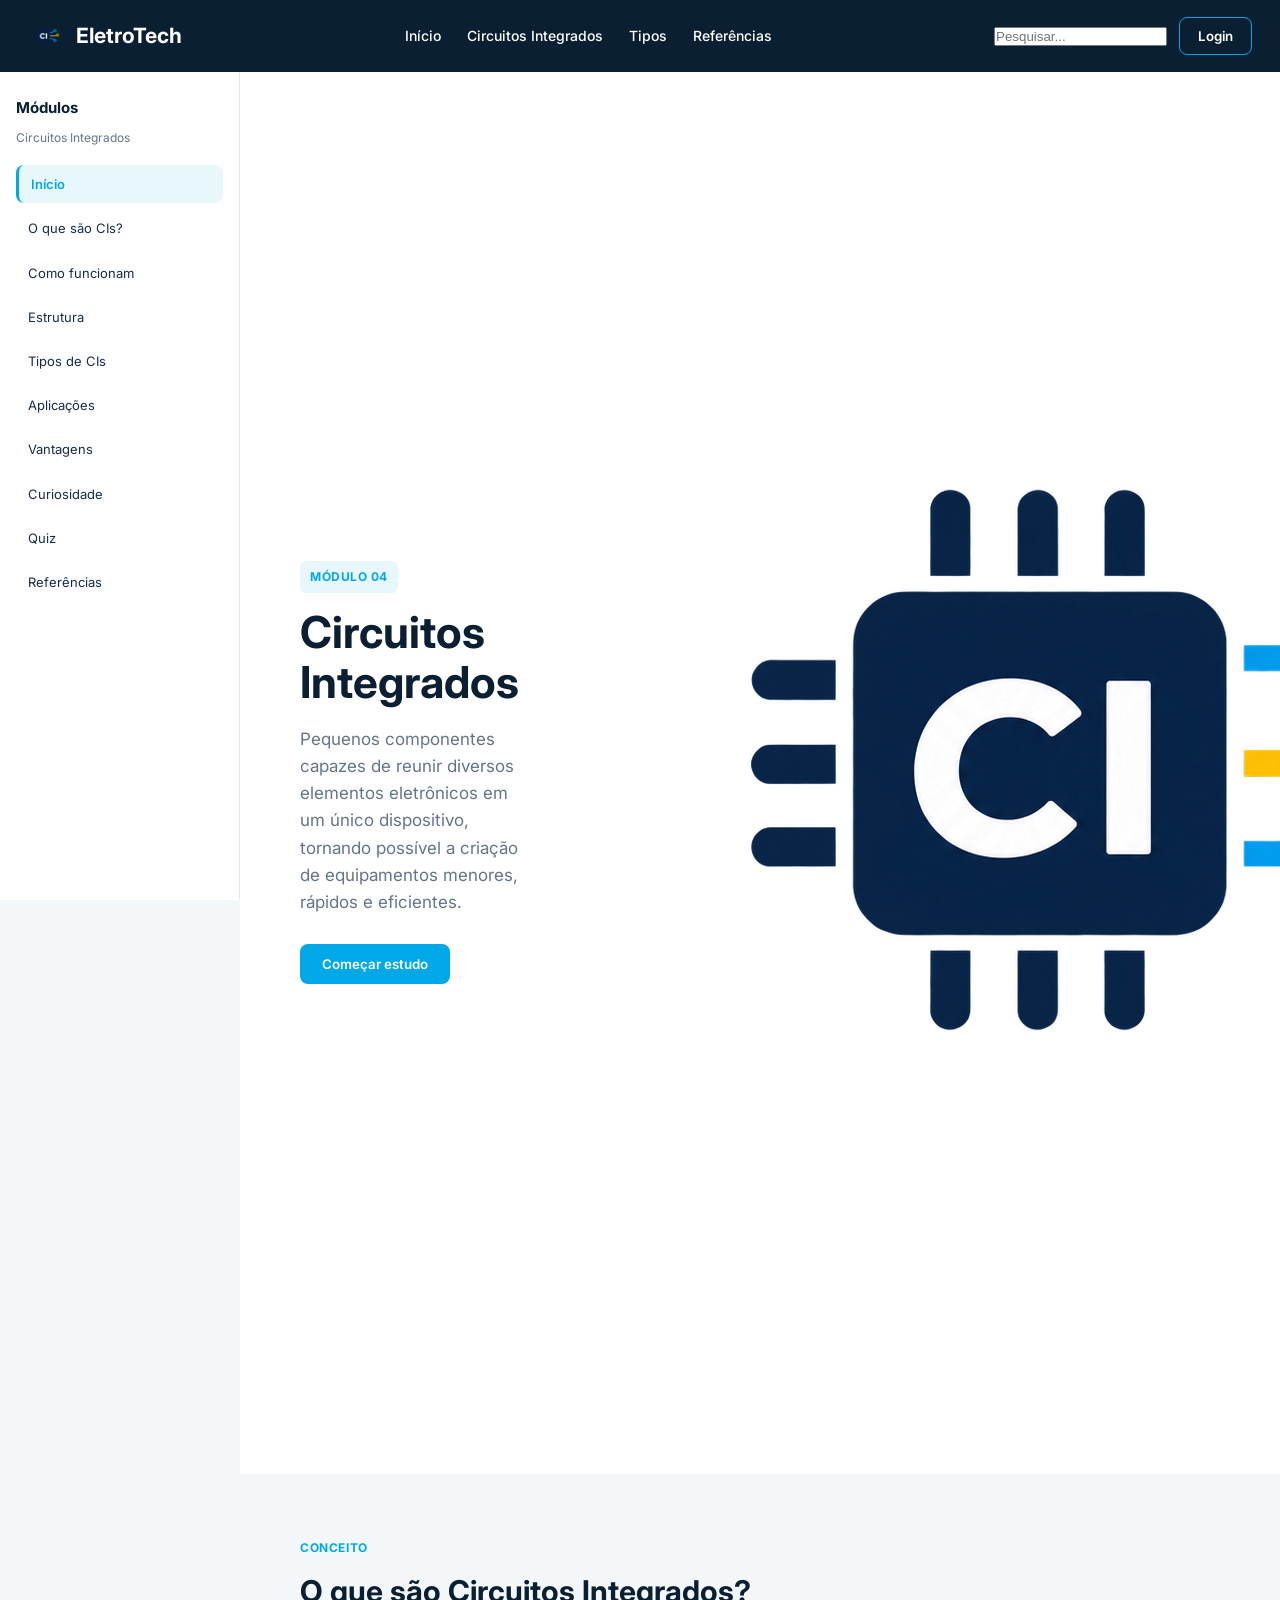
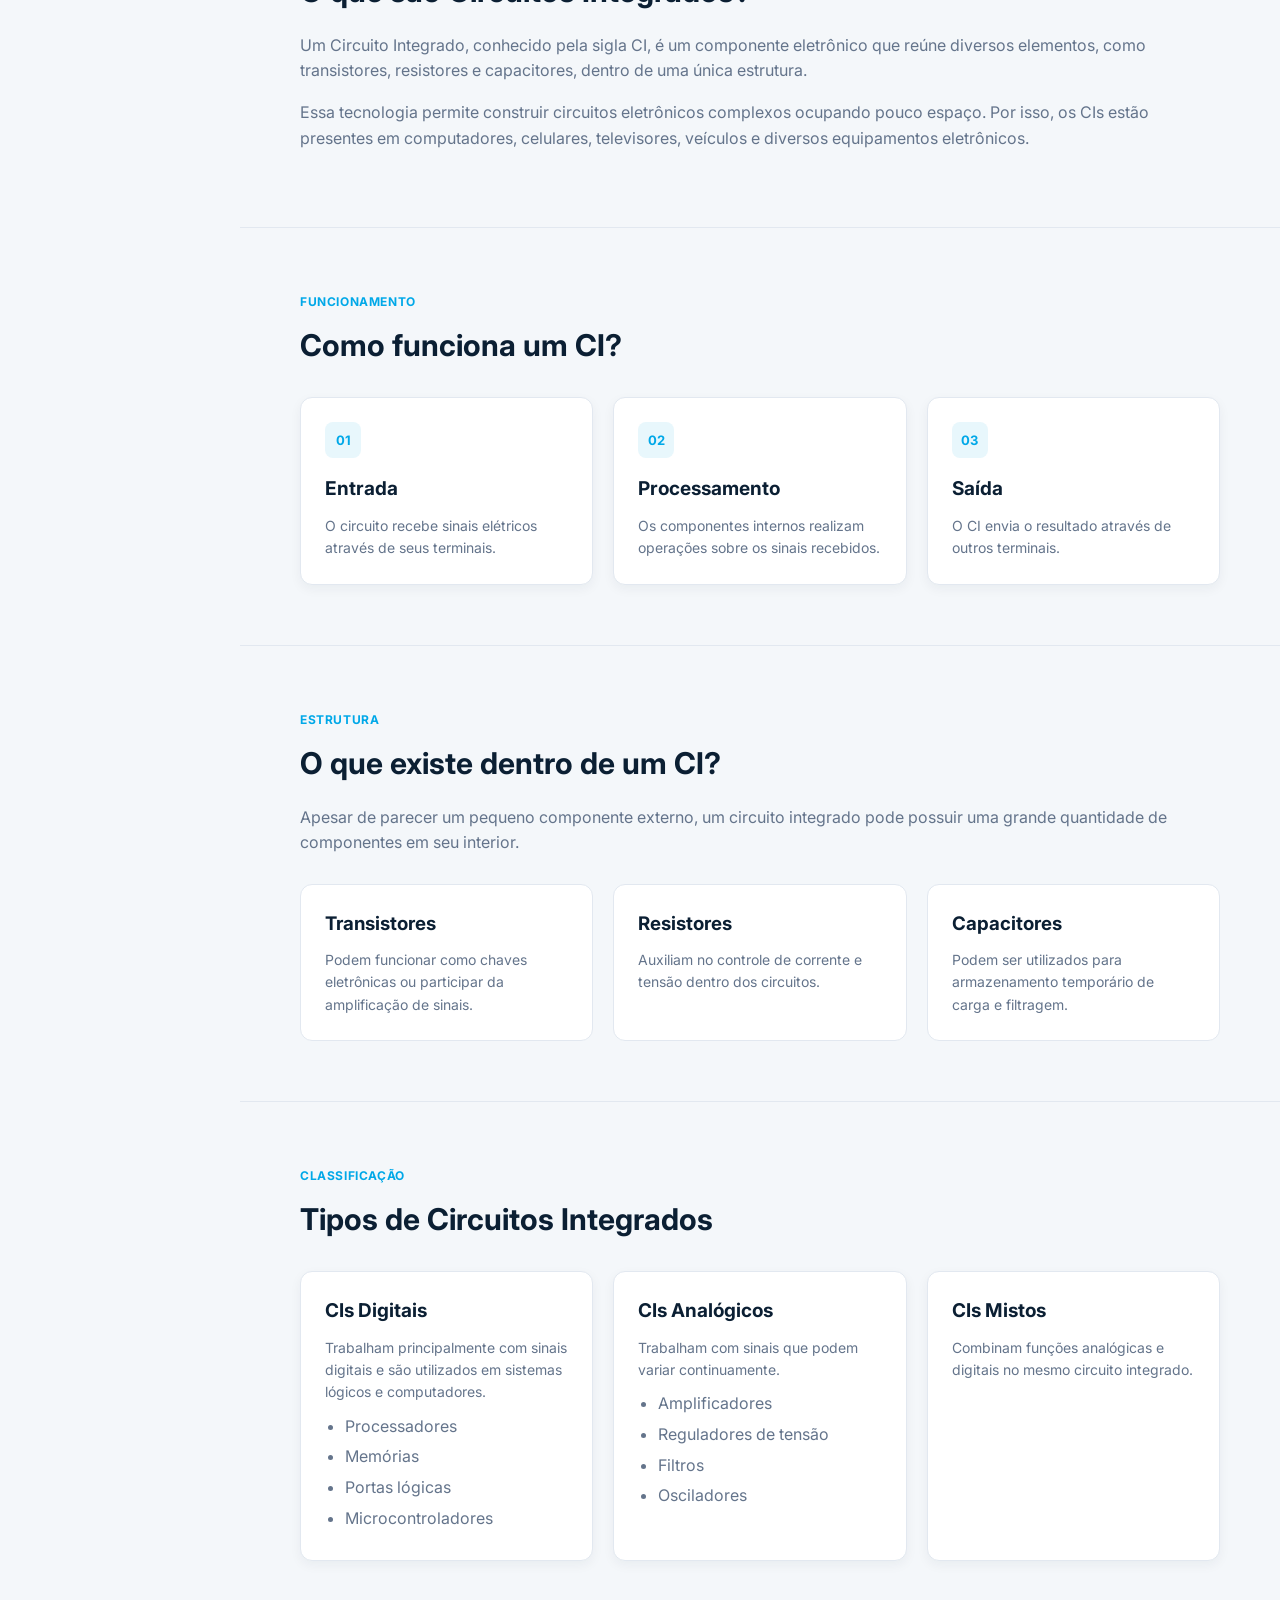
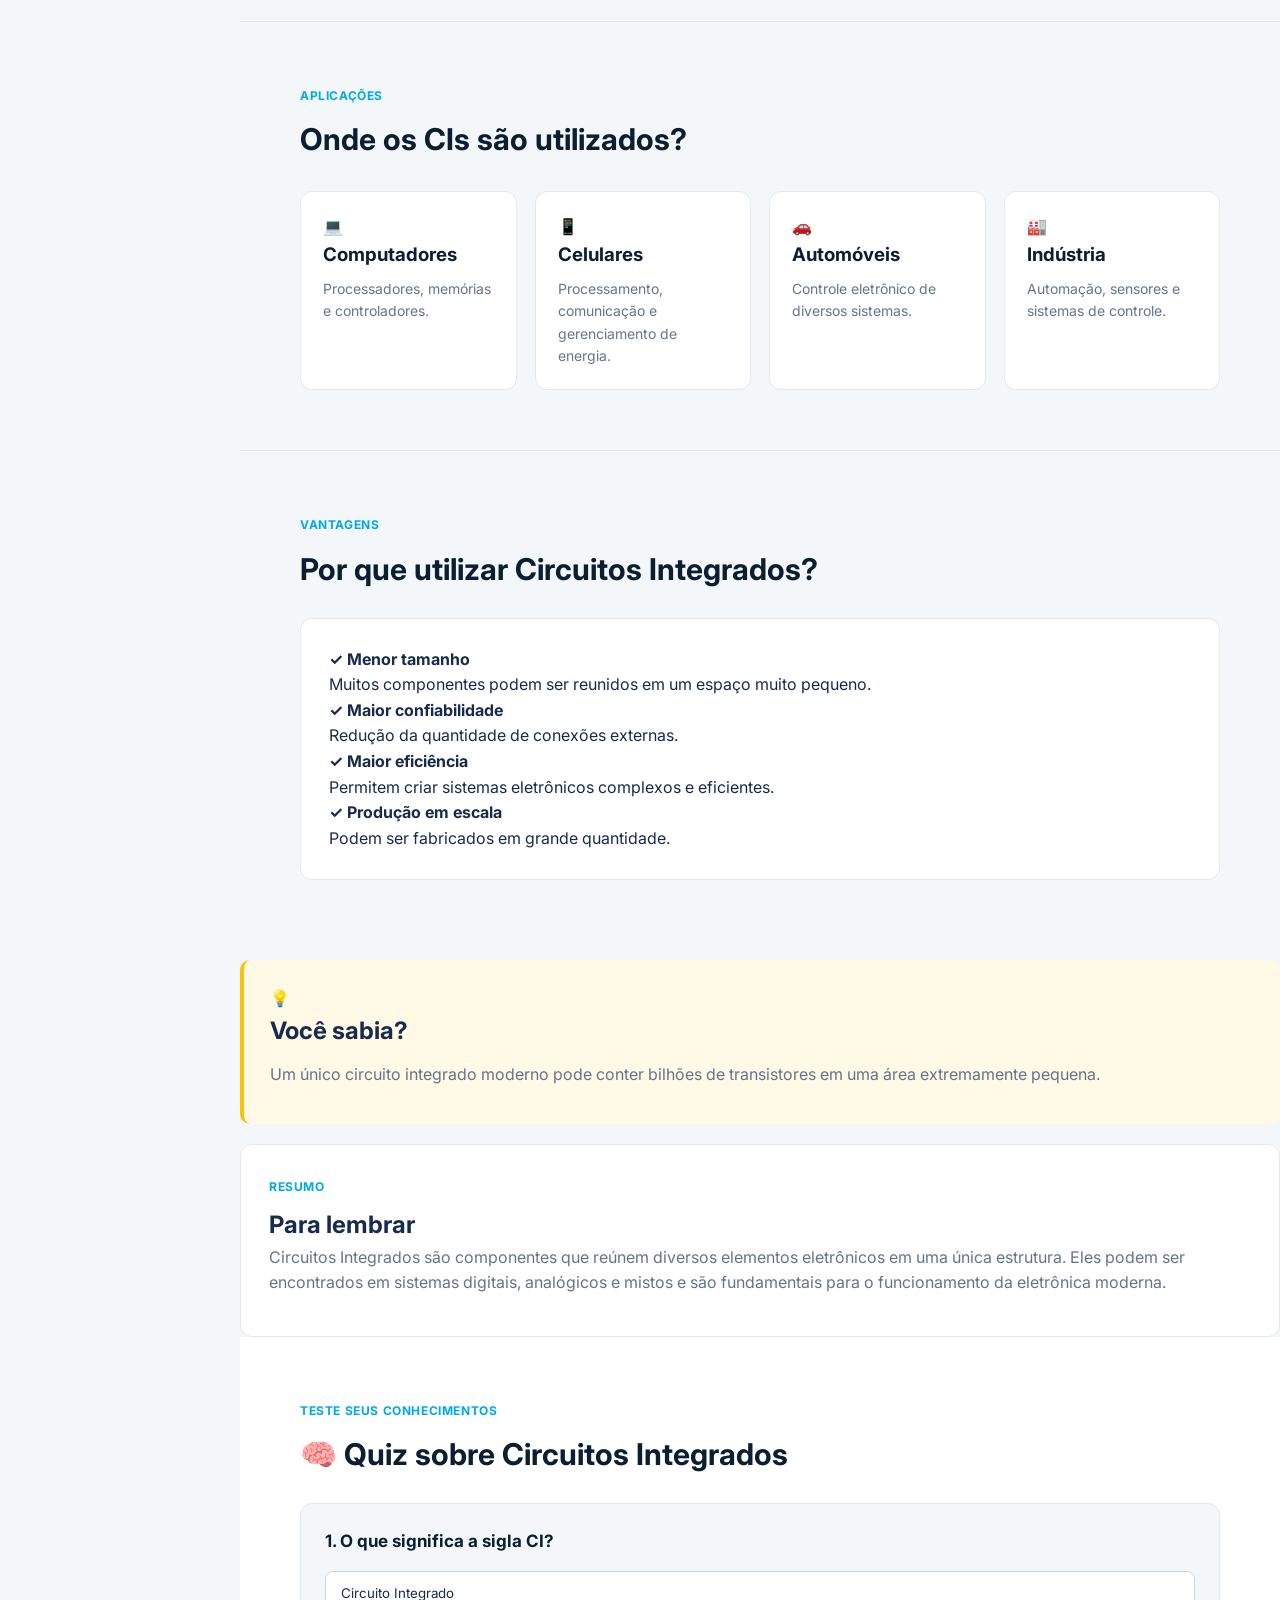
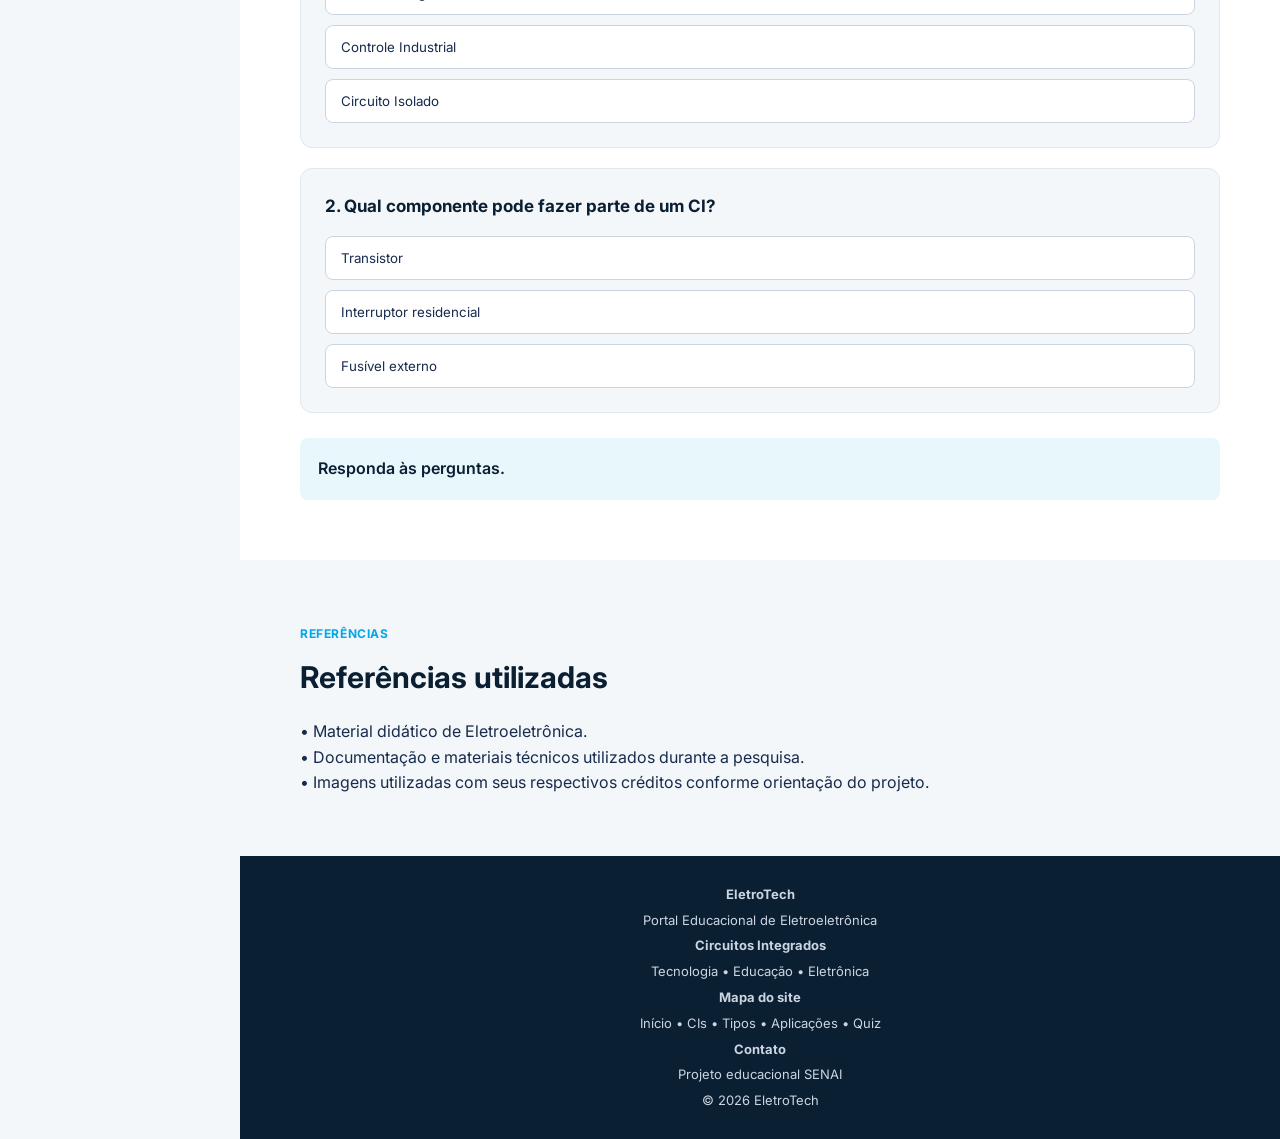
<file: src/index.html>
<!DOCTYPE html>
<html lang="pt-BR">

<head>
    <meta charset="UTF-8">
    <meta name="viewport" content="width=device-width, initial-scale=1.0">

    <title>EletroTech | Circuitos Integrados</title>

    <link rel="stylesheet" href="style.css">
</head>

<body>

    <!-- HEADER -->
    <header class="header">

        <div class="logo-area">
            <img src="assets/Ícone de Microchip CI com Circuitos.png" alt="Logo EletroTech">
            <span>EletroTech</span>
        </div>

        <nav class="top-menu">
            <a href="#inicio">Início</a>
            <a href="#conceito">Circuitos Integrados</a>
            <a href="#tipos">Tipos</a>
            <a href="#referencias">Referências</a>
        </nav>

        <div class="header-actions">

            <input
                type="search"
                id="campoPesquisa"
                placeholder="Pesquisar..."
            >

            <button class="btn-login" onclick="mostrarLogin()">
                Login
            </button>

        </div>

    </header>


    <!-- ESTRUTURA PRINCIPAL -->
    <div class="layout">

        <!-- SIDEBAR -->
        <aside class="sidebar">

            <h2>Módulos</h2>

            <p class="sidebar-subtitle">
                Circuitos Integrados
            </p>

            <nav class="side-menu">

                <a href="#inicio" class="active">
                    Início
                </a>

                <a href="#conceito">
                    O que são CIs?
                </a>

                <a href="#funcionamento">
                    Como funcionam
                </a>

                <a href="#estrutura">
                    Estrutura
                </a>

                <a href="#tipos">
                    Tipos de CIs
                </a>

                <a href="#aplicacoes">
                    Aplicações
                </a>

                <a href="#vantagens">
                    Vantagens
                </a>

                <a href="#curiosidade">
                    Curiosidade
                </a>

                <a href="#quiz">
                    Quiz
                </a>

                <a href="#referencias">
                    Referências
                </a>

            </nav>

        </aside>


        <!-- CONTEÚDO PRINCIPAL -->
        <main class="main-content">


            <!-- HERO -->
            <section id="inicio" class="hero">

                <div class="hero-text">

                    <span class="module-label">
                        MÓDULO 04
                    </span>

                    <h1>
                        Circuitos Integrados
                    </h1>

                    <p>
                        Pequenos componentes capazes de reunir diversos
                        elementos eletrônicos em um único dispositivo,
                        tornando possível a criação de equipamentos
                        menores, rápidos e eficientes.
                    </p>

                    <button
                        class="btn-primary"
                        onclick="irPara('conceito')"
                    >
                        Começar estudo
                    </button>

                </div>

                <div class="hero-image">

                    <img
                        src="assets/Ícone de Microchip CI com Circuitos.png"
                        alt="Circuito Integrado"
                    >

                </div>

            </section>


            <!-- CONCEITO -->
            <section id="conceito" class="content-section">

                <span class="section-tag">
                    CONCEITO
                </span>

                <h2>
                    O que são Circuitos Integrados?
                </h2>

                <p>
                    Um Circuito Integrado, conhecido pela sigla CI,
                    é um componente eletrônico que reúne diversos
                    elementos, como transistores, resistores e
                    capacitores, dentro de uma única estrutura.
                </p>

                <p>
                    Essa tecnologia permite construir circuitos
                    eletrônicos complexos ocupando pouco espaço.
                    Por isso, os CIs estão presentes em computadores,
                    celulares, televisores, veículos e diversos
                    equipamentos eletrônicos.
                </p>

            </section>


            <!-- FUNCIONAMENTO -->
            <section id="funcionamento" class="content-section">

                <span class="section-tag">
                    FUNCIONAMENTO
                </span>

                <h2>
                    Como funciona um CI?
                </h2>

                <div class="cards">

                    <article class="card">

                        <div class="card-number">
                            01
                        </div>

                        <h3>
                            Entrada
                        </h3>

                        <p>
                            O circuito recebe sinais elétricos
                            através de seus terminais.
                        </p>

                    </article>


                    <article class="card">

                        <div class="card-number">
                            02
                        </div>

                        <h3>
                            Processamento
                        </h3>

                        <p>
                            Os componentes internos realizam
                            operações sobre os sinais recebidos.
                        </p>

                    </article>


                    <article class="card">

                        <div class="card-number">
                            03
                        </div>

                        <h3>
                            Saída
                        </h3>

                        <p>
                            O CI envia o resultado através
                            de outros terminais.
                        </p>

                    </article>

                </div>

            </section>


            <!-- ESTRUTURA -->
            <section id="estrutura" class="content-section">

                <span class="section-tag">
                    ESTRUTURA
                </span>

                <h2>
                    O que existe dentro de um CI?
                </h2>

                <p>
                    Apesar de parecer um pequeno componente externo,
                    um circuito integrado pode possuir uma grande
                    quantidade de componentes em seu interior.
                </p>

                <div class="info-grid">

                    <div class="info-box">

                        <h3>
                            Transistores
                        </h3>

                        <p>
                            Podem funcionar como chaves eletrônicas
                            ou participar da amplificação de sinais.
                        </p>

                    </div>


                    <div class="info-box">

                        <h3>
                            Resistores
                        </h3>

                        <p>
                            Auxiliam no controle de corrente e
                            tensão dentro dos circuitos.
                        </p>

                    </div>


                    <div class="info-box">

                        <h3>
                            Capacitores
                        </h3>

                        <p>
                            Podem ser utilizados para armazenamento
                            temporário de carga e filtragem.
                        </p>

                    </div>

                </div>

            </section>


            <!-- TIPOS -->
            <section id="tipos" class="content-section">

                <span class="section-tag">
                    CLASSIFICAÇÃO
                </span>

                <h2>
                    Tipos de Circuitos Integrados
                </h2>

                <div class="cards">

                    <article class="card">

                        <h3>
                            CIs Digitais
                        </h3>

                        <p>
                            Trabalham principalmente com sinais
                            digitais e são utilizados em sistemas
                            lógicos e computadores.
                        </p>

                        <ul>
                            <li>Processadores</li>
                            <li>Memórias</li>
                            <li>Portas lógicas</li>
                            <li>Microcontroladores</li>
                        </ul>

                    </article>


                    <article class="card">

                        <h3>
                            CIs Analógicos
                        </h3>

                        <p>
                            Trabalham com sinais que podem variar
                            continuamente.
                        </p>

                        <ul>
                            <li>Amplificadores</li>
                            <li>Reguladores de tensão</li>
                            <li>Filtros</li>
                            <li>Osciladores</li>
                        </ul>

                    </article>


                    <article class="card">

                        <h3>
                            CIs Mistos
                        </h3>

                        <p>
                            Combinam funções analógicas e digitais
                            no mesmo circuito integrado.
                        </p>

                    </article>

                </div>

            </section>


            <!-- APLICAÇÕES -->
            <section id="aplicacoes" class="content-section">

                <span class="section-tag">
                    APLICAÇÕES
                </span>

                <h2>
                    Onde os CIs são utilizados?
                </h2>

                <div class="application-grid">

                    <div class="application">
                        <span>💻</span>
                        <h3>Computadores</h3>
                        <p>
                            Processadores, memórias e controladores.
                        </p>
                    </div>

                    <div class="application">
                        <span>📱</span>
                        <h3>Celulares</h3>
                        <p>
                            Processamento, comunicação e gerenciamento
                            de energia.
                        </p>
                    </div>

                    <div class="application">
                        <span>🚗</span>
                        <h3>Automóveis</h3>
                        <p>
                            Controle eletrônico de diversos sistemas.
                        </p>
                    </div>

                    <div class="application">
                        <span>🏭</span>
                        <h3>Indústria</h3>
                        <p>
                            Automação, sensores e sistemas de controle.
                        </p>
                    </div>

                </div>

            </section>


            <!-- VANTAGENS -->
            <section id="vantagens" class="content-section">

                <span class="section-tag">
                    VANTAGENS
                </span>

                <h2>
                    Por que utilizar Circuitos Integrados?
                </h2>

                <div class="advantages">

                    <div>
                        <strong>✓ Menor tamanho</strong>
                        <p>
                            Muitos componentes podem ser reunidos
                            em um espaço muito pequeno.
                        </p>
                    </div>

                    <div>
                        <strong>✓ Maior confiabilidade</strong>
                        <p>
                            Redução da quantidade de conexões externas.
                        </p>
                    </div>

                    <div>
                        <strong>✓ Maior eficiência</strong>
                        <p>
                            Permitem criar sistemas eletrônicos
                            complexos e eficientes.
                        </p>
                    </div>

                    <div>
                        <strong>✓ Produção em escala</strong>
                        <p>
                            Podem ser fabricados em grande quantidade.
                        </p>
                    </div>

                </div>

            </section>


            <!-- CURIOSIDADE -->
            <section id="curiosidade" class="curiosity">

                <span>💡</span>

                <div>

                    <h2>
                        Você sabia?
                    </h2>

                    <p>
                        Um único circuito integrado moderno pode
                        conter bilhões de transistores em uma área
                        extremamente pequena.
                    </p>

                </div>

            </section>


            <!-- RESUMO -->
            <section class="summary">

                <span class="section-tag">
                    RESUMO
                </span>

                <h2>
                    Para lembrar
                </h2>

                <p>
                    Circuitos Integrados são componentes que reúnem
                    diversos elementos eletrônicos em uma única
                    estrutura. Eles podem ser encontrados em sistemas
                    digitais, analógicos e mistos e são fundamentais
                    para o funcionamento da eletrônica moderna.
                </p>

            </section>


            <!-- QUIZ -->
            <section id="quiz" class="quiz-section">

                <span class="section-tag">
                    TESTE SEUS CONHECIMENTOS
                </span>

                <h2>
                    🧠 Quiz sobre Circuitos Integrados
                </h2>

                <div class="quiz-question">

                    <h3>
                        1. O que significa a sigla CI?
                    </h3>

                    <button onclick="responderQuiz(this, true)">
                        Circuito Integrado
                    </button>

                    <button onclick="responderQuiz(this, false)">
                        Controle Industrial
                    </button>

                    <button onclick="responderQuiz(this, false)">
                        Circuito Isolado
                    </button>

                </div>


                <div class="quiz-question">

                    <h3>
                        2. Qual componente pode fazer parte de um CI?
                    </h3>

                    <button onclick="responderQuiz(this, true)">
                        Transistor
                    </button>

                    <button onclick="responderQuiz(this, false)">
                        Interruptor residencial
                    </button>

                    <button onclick="responderQuiz(this, false)">
                        Fusível externo
                    </button>

                </div>


                <div id="resultadoQuiz" class="quiz-result">
                    Responda às perguntas.
                </div>

            </section>


            <!-- REFERÊNCIAS -->
            <section id="referencias" class="content-section">

                <span class="section-tag">
                    REFERÊNCIAS
                </span>

                <h2>
                    Referências utilizadas
                </h2>

                <div class="references">

                    <p>
                        • Material didático de Eletroeletrônica.
                    </p>

                    <p>
                        • Documentação e materiais técnicos utilizados
                        durante a pesquisa.
                    </p>

                    <p>
                        • Imagens utilizadas com seus respectivos
                        créditos conforme orientação do projeto.
                    </p>

                </div>

            </section>

        </main>

    </div>


    <!-- FOOTER -->
    <footer class="footer">

        <div>
            <strong>EletroTech</strong>

            <p>
                Portal Educacional de Eletroeletrônica
            </p>
        </div>

        <div>
            <strong>Circuitos Integrados</strong>

            <p>
                Tecnologia • Educação • Eletrônica
            </p>
        </div>

        <div>
            <strong>Mapa do site</strong>

            <p>
                Início • CIs • Tipos • Aplicações • Quiz
            </p>
        </div>

        <div>
            <strong>Contato</strong>

            <p>
                Projeto educacional SENAI
            </p>
        </div>

        <div class="copyright">
            © 2026 EletroTech
        </div>

    </footer>


    <script src="script.js"></script>

</body>

</html>
</file>
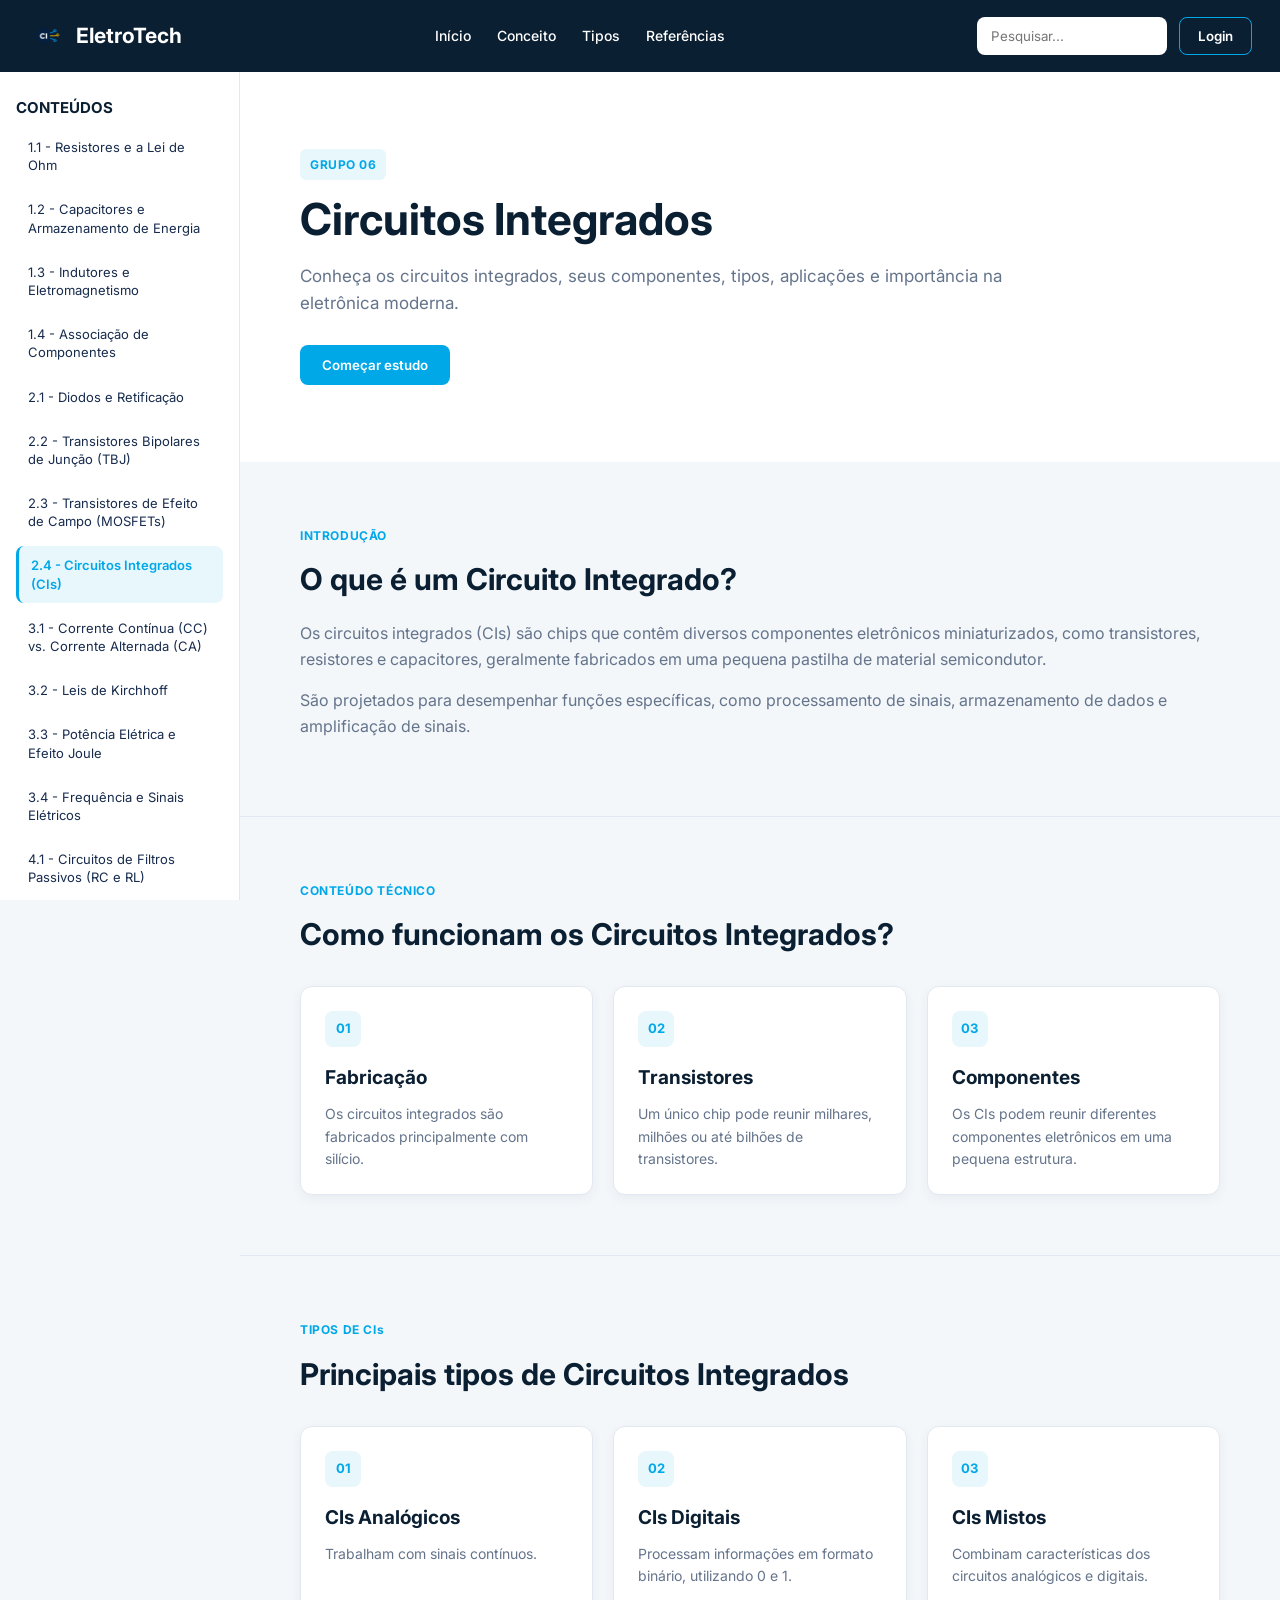
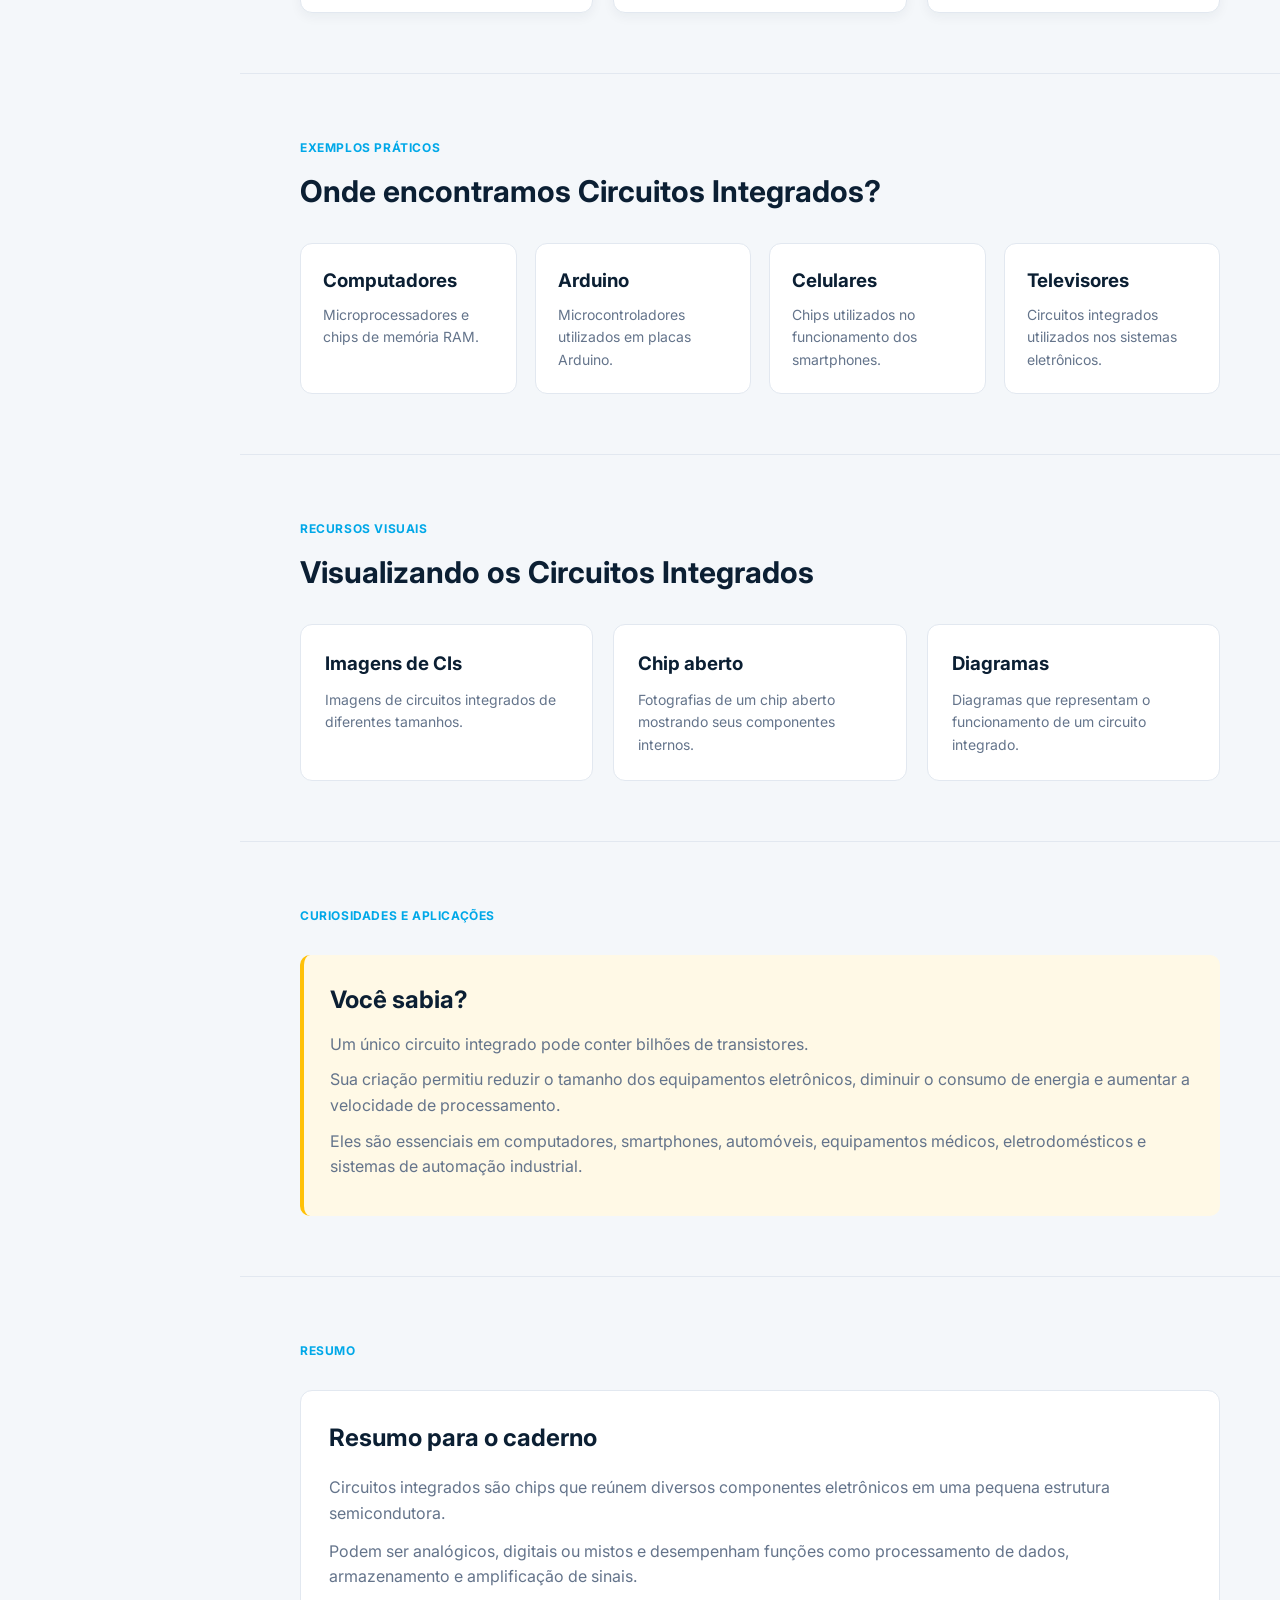
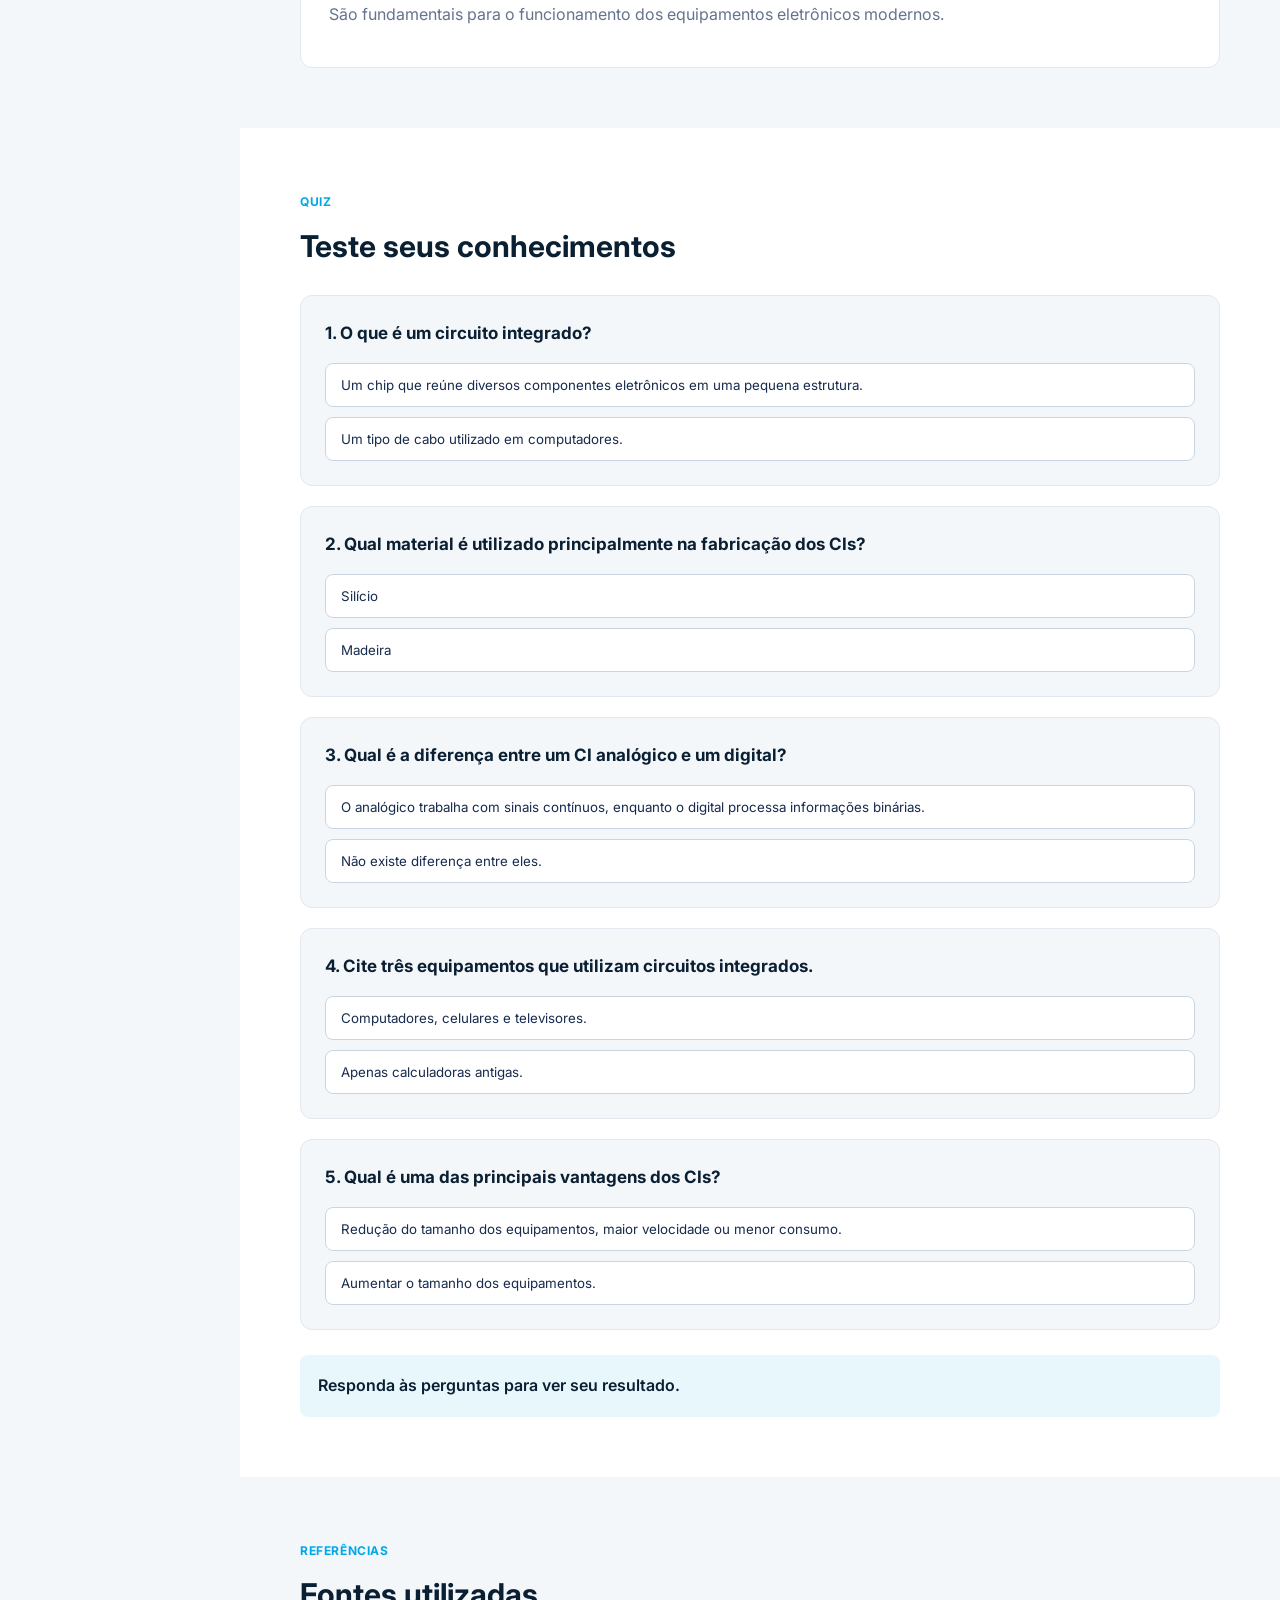
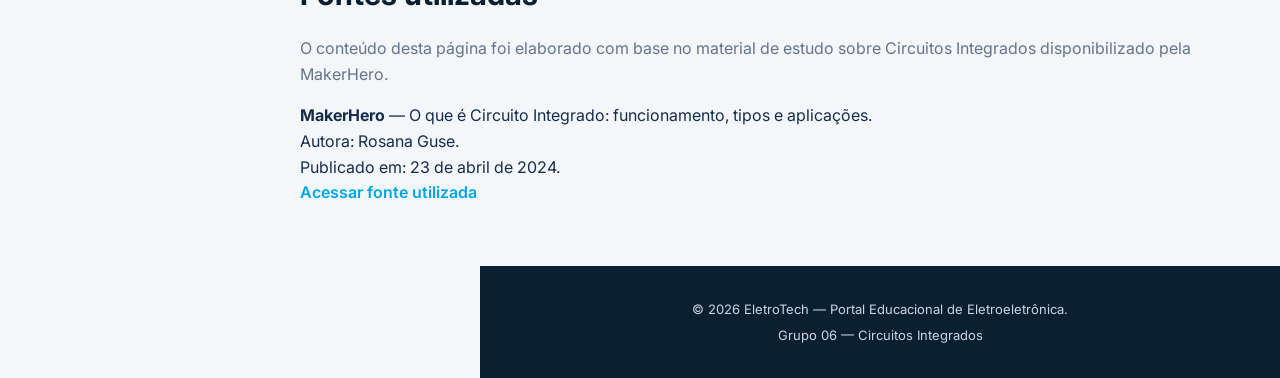
<file: src/grupo-06.html>
<!DOCTYPE html>
<html lang="pt-BR">

<head>
    <meta charset="UTF-8">
    <meta name="viewport" content="width=device-width, initial-scale=1.0">

    <title>EletroTech | Circuitos Integrados</title>

    <link rel="stylesheet" href="style.css">
</head>

<body>

    <!-- ================= HEADER ================= -->

    <header class="header">

        <div class="logo-area">
            <img src="assets/Ícone de Microchip CI com Circuitos.png"
                 alt="Logo EletroTech">

            <span>EletroTech</span>
        </div>

        <nav class="top-menu">
            <a href="#inicio">Início</a>
            <a href="#conceito">Conceito</a>
            <a href="#tipos">Tipos</a>
            <a href="#referencias">Referências</a>
        </nav>

        <div class="header-actions">

            <div class="search-box">
                <input
                    type="text"
                    id="campoPesquisa"
                    placeholder="Pesquisar..."
                >
            </div>

            <button
                class="btn-login"
                onclick="mostrarLogin()"
            >
                Login
            </button>

        </div>

    </header>


    <!-- ================= LAYOUT ================= -->

    <div class="layout">


        <!-- ================= SIDEBAR ================= -->


<aside class="sidebar">

    <h2>CONTEÚDOS</h2>

    <nav class="side-menu">

        <a href="#">
            1.1 - Resistores e a Lei de Ohm
        </a>

        <a href="#">
            1.2 - Capacitores e Armazenamento de Energia
        </a>

        <a href="#">
            1.3 - Indutores e Eletromagnetismo
        </a>

        <a href="#">
            1.4 - Associação de Componentes
        </a>

        <a href="#">
            2.1 - Diodos e Retificação
        </a>

        <a href="#">
            2.2 - Transistores Bipolares de Junção (TBJ)
        </a>

        <a href="#">
            2.3 - Transistores de Efeito de Campo (MOSFETs)
        </a>

        <a href="#" class="active">
            2.4 - Circuitos Integrados (CIs)
        </a>

        <a href="#">
            3.1 - Corrente Contínua (CC) vs. Corrente Alternada (CA)
        </a>

        <a href="#">
            3.2 - Leis de Kirchhoff
        </a>

        <a href="#">
            3.3 - Potência Elétrica e Efeito Joule
        </a>

        <a href="#">
            3.4 - Frequência e Sinais Elétricos
        </a>

        <a href="#">
            4.1 - Circuitos de Filtros Passivos (RC e RL)
        </a>

        <a href="#">
            4.2 - Divisores de Tensão e Corrente
        </a>

        <a href="#">
            4.3 - Fontes de Alimentação Lineares
        </a>

        <a href="#">
            4.4 - Circuitos de Temporização (Constante de Tempo RC)
        </a>

        <a href="#">
            5.1 - Dispositivos de Proteção de Circuitos
        </a>

        <a href="#">
            5.2 - Materiais Condutores, Isolantes e Semicondutores
        </a>

        <a href="#">
            5.3 - Uso do Multímetro no Diagnóstico de Componentes
        </a>

        <a href="#">
            5.4 - Relés e Chaves Eletromecânicas
        </a>

    </nav>

</aside>


        <!-- ================= CONTEUDO ================= -->

        <main class="main-content">


            <!-- HERO -->

            <section class="hero" id="inicio">

                <div class="hero-text">

                    <span class="module-label">
                        GRUPO 06
                    </span>

                    <h1>
                        Circuitos Integrados
                    </h1>

                    <p>
                        Conheça os circuitos integrados,
                        seus componentes, tipos, aplicações
                        e importância na eletrônica moderna.
                    </p>

                    <button
                        class="btn-primary"
                        onclick="irPara('conceito')"
                    >
                        Começar estudo
                    </button>

                </div>

            </section>


            <!-- ================= INTRODUCAO ================= -->

            <section
                class="content-section"
                id="conceito"
            >

                <span class="section-tag">
                    INTRODUÇÃO
                </span>

                <h2>
                    O que é um Circuito Integrado?
                </h2>

                <p>
                    Os circuitos integrados (CIs) são chips
                    que contêm diversos componentes eletrônicos
                    miniaturizados, como transistores,
                    resistores e capacitores, geralmente
                    fabricados em uma pequena pastilha de
                    material semicondutor.
                </p>

                <p>
                    São projetados para desempenhar funções
                    específicas, como processamento de sinais,
                    armazenamento de dados e amplificação
                    de sinais.
                </p>

            </section>


            <!-- ================= CONTEUDO TECNICO ================= -->

            <section class="content-section">

                <span class="section-tag">
                    CONTEÚDO TÉCNICO
                </span>

                <h2>
                    Como funcionam os Circuitos Integrados?
                </h2>

                <div class="cards">

                    <article class="card">

                        <div class="card-number">
                            01
                        </div>

                        <h3>
                            Fabricação
                        </h3>

                        <p>
                            Os circuitos integrados são
                            fabricados principalmente com
                            silício.
                        </p>

                    </article>


                    <article class="card">

                        <div class="card-number">
                            02
                        </div>

                        <h3>
                            Transistores
                        </h3>

                        <p>
                            Um único chip pode reunir milhares,
                            milhões ou até bilhões de
                            transistores.
                        </p>

                    </article>


                    <article class="card">

                        <div class="card-number">
                            03
                        </div>

                        <h3>
                            Componentes
                        </h3>

                        <p>
                            Os CIs podem reunir diferentes
                            componentes eletrônicos em uma
                            pequena estrutura.
                        </p>

                    </article>

                </div>

            </section>


            <!-- ================= TIPOS ================= -->

            <section
                class="content-section"
                id="tipos"
            >

                <span class="section-tag">
                    TIPOS DE CIs
                </span>

                <h2>
                    Principais tipos de Circuitos Integrados
                </h2>

                <div class="cards">

                    <article class="card">

                        <div class="card-number">
                            01
                        </div>

                        <h3>
                            CIs Analógicos
                        </h3>

                        <p>
                            Trabalham com sinais contínuos.
                        </p>

                    </article>


                    <article class="card">

                        <div class="card-number">
                            02
                        </div>

                        <h3>
                            CIs Digitais
                        </h3>

                        <p>
                            Processam informações em formato
                            binário, utilizando 0 e 1.
                        </p>

                    </article>


                    <article class="card">

                        <div class="card-number">
                            03
                        </div>

                        <h3>
                            CIs Mistos
                        </h3>

                        <p>
                            Combinam características dos
                            circuitos analógicos e digitais.
                        </p>

                    </article>

                </div>

            </section>


            <!-- ================= EXEMPLOS ================= -->

            <section class="content-section">

                <span class="section-tag">
                    EXEMPLOS PRÁTICOS
                </span>

                <h2>
                    Onde encontramos Circuitos Integrados?
                </h2>

                <div class="application-grid">

                    <div class="application">

                        <h3>
                            Computadores
                        </h3>

                        <p>
                            Microprocessadores e chips de
                            memória RAM.
                        </p>

                    </div>


                    <div class="application">

                        <h3>
                            Arduino
                        </h3>

                        <p>
                            Microcontroladores utilizados
                            em placas Arduino.
                        </p>

                    </div>


                    <div class="application">

                        <h3>
                            Celulares
                        </h3>

                        <p>
                            Chips utilizados no funcionamento
                            dos smartphones.
                        </p>

                    </div>


                    <div class="application">

                        <h3>
                            Televisores
                        </h3>

                        <p>
                            Circuitos integrados utilizados
                            nos sistemas eletrônicos.
                        </p>

                    </div>

                </div>

            </section>


            <!-- ================= RECURSOS VISUAIS ================= -->

            <section class="content-section">

                <span class="section-tag">
                    RECURSOS VISUAIS
                </span>

                <h2>
                    Visualizando os Circuitos Integrados
                </h2>

                <div class="info-grid">

                    <div class="info-box">

                        <h3>
                            Imagens de CIs
                        </h3>

                        <p>
                            Imagens de circuitos integrados
                            de diferentes tamanhos.
                        </p>

                    </div>


                    <div class="info-box">

                        <h3>
                            Chip aberto
                        </h3>

                        <p>
                            Fotografias de um chip aberto
                            mostrando seus componentes internos.
                        </p>

                    </div>


                    <div class="info-box">

                        <h3>
                            Diagramas
                        </h3>

                        <p>
                            Diagramas que representam o
                            funcionamento de um circuito integrado.
                        </p>

                    </div>

                </div>

            </section>


            <!-- ================= CURIOSIDADES ================= -->

            <section class="content-section">

                <span class="section-tag">
                    CURIOSIDADES E APLICAÇÕES
                </span>

                <div class="curiosity">

                    <h2>
                        Você sabia?
                    </h2>

                    <p>
                        Um único circuito integrado pode conter
                        bilhões de transistores.
                    </p>

                    <p>
                        Sua criação permitiu reduzir o tamanho
                        dos equipamentos eletrônicos, diminuir
                        o consumo de energia e aumentar a
                        velocidade de processamento.
                    </p>

                    <p>
                        Eles são essenciais em computadores,
                        smartphones, automóveis, equipamentos
                        médicos, eletrodomésticos e sistemas
                        de automação industrial.
                    </p>

                </div>

            </section>


            <!-- ================= RESUMO ================= -->

            <section class="content-section">

                <span class="section-tag">
                    RESUMO
                </span>

                <div class="summary">

                    <h2>
                        Resumo para o caderno
                    </h2>

                    <p>
                        Circuitos integrados são chips que
                        reúnem diversos componentes eletrônicos
                        em uma pequena estrutura semicondutora.
                    </p>

                    <p>
                        Podem ser analógicos, digitais ou mistos
                        e desempenham funções como processamento
                        de dados, armazenamento e amplificação
                        de sinais.
                    </p>

                    <p>
                        São fundamentais para o funcionamento
                        dos equipamentos eletrônicos modernos.
                    </p>

                </div>

            </section>


            <!-- ================= QUIZ ================= -->

            <section class="quiz-section">

                <span class="section-tag">
                    QUIZ
                </span>

                <h2>
                    Teste seus conhecimentos
                </h2>


                <div class="quiz-question">

                    <h3>
                        1. O que é um circuito integrado?
                    </h3>

                    <button
                        onclick="responderQuiz(this, true)"
                    >
                        Um chip que reúne diversos componentes
                        eletrônicos em uma pequena estrutura.
                    </button>

                    <button
                        onclick="responderQuiz(this, false)"
                    >
                        Um tipo de cabo utilizado em computadores.
                    </button>

                </div>


                <div class="quiz-question">

                    <h3>
                        2. Qual material é utilizado
                        principalmente na fabricação dos CIs?
                    </h3>

                    <button
                        onclick="responderQuiz(this, true)"
                    >
                        Silício
                    </button>

                    <button
                        onclick="responderQuiz(this, false)"
                    >
                        Madeira
                    </button>

                </div>


                <div class="quiz-question">

                    <h3>
                        3. Qual é a diferença entre um CI
                        analógico e um digital?
                    </h3>

                    <button
                        onclick="responderQuiz(this, true)"
                    >
                        O analógico trabalha com sinais contínuos,
                        enquanto o digital processa informações
                        binárias.
                    </button>

                    <button
                        onclick="responderQuiz(this, false)"
                    >
                        Não existe diferença entre eles.
                    </button>

                </div>


                <div class="quiz-question">

                    <h3>
                        4. Cite três equipamentos que utilizam
                        circuitos integrados.
                    </h3>

                    <button
                        onclick="responderQuiz(this, true)"
                    >
                        Computadores, celulares e televisores.
                    </button>

                    <button
                        onclick="responderQuiz(this, false)"
                    >
                        Apenas calculadoras antigas.
                    </button>

                </div>


                <div class="quiz-question">

                    <h3>
                        5. Qual é uma das principais vantagens
                        dos CIs?
                    </h3>

                    <button
                        onclick="responderQuiz(this, true)"
                    >
                        Redução do tamanho dos equipamentos,
                        maior velocidade ou menor consumo.
                    </button>

                    <button
                        onclick="responderQuiz(this, false)"
                    >
                        Aumentar o tamanho dos equipamentos.
                    </button>

                </div>


                <div
                    class="quiz-result"
                    id="resultadoQuiz"
                >
                    Responda às perguntas para ver seu resultado.
                </div>

            </section>


            <!-- ================= REFERENCIAS ================= -->

            
<section
    class="content-section references"
    id="referencias"
>

    <span class="section-tag">
        REFERÊNCIAS
    </span>

    <h2>
        Fontes utilizadas
    </h2>

    <p>
        O conteúdo desta página foi elaborado com base
        no material de estudo sobre Circuitos Integrados
        disponibilizado pela MakerHero.
    </p>

    <div class="references">

        <p>
            <strong>MakerHero</strong> —
            O que é Circuito Integrado: funcionamento,
            tipos e aplicações.
        </p>

        <p>
            Autora: Rosana Guse.
        </p>

        <p>
            Publicado em: 23 de abril de 2024.
        </p>

        <p>
            <a
                href="https://www.makerhero.com/guia/componentes-eletronicos/circuito-integrado/"
                target="_blank"
                rel="noopener noreferrer"
            >
                Acessar fonte utilizada
            </a>
        </p>

    </div>

</section>



    <!-- ================= FOOTER ================= -->

    <footer class="footer">

        <p>
            © 2026 EletroTech — Portal Educacional
            de Eletroeletrônica.
        </p>

        <p>
            Grupo 06 — Circuitos Integrados
        </p>

    </footer>


    <script src="script.js"></script>

</body>

</html>
</file>
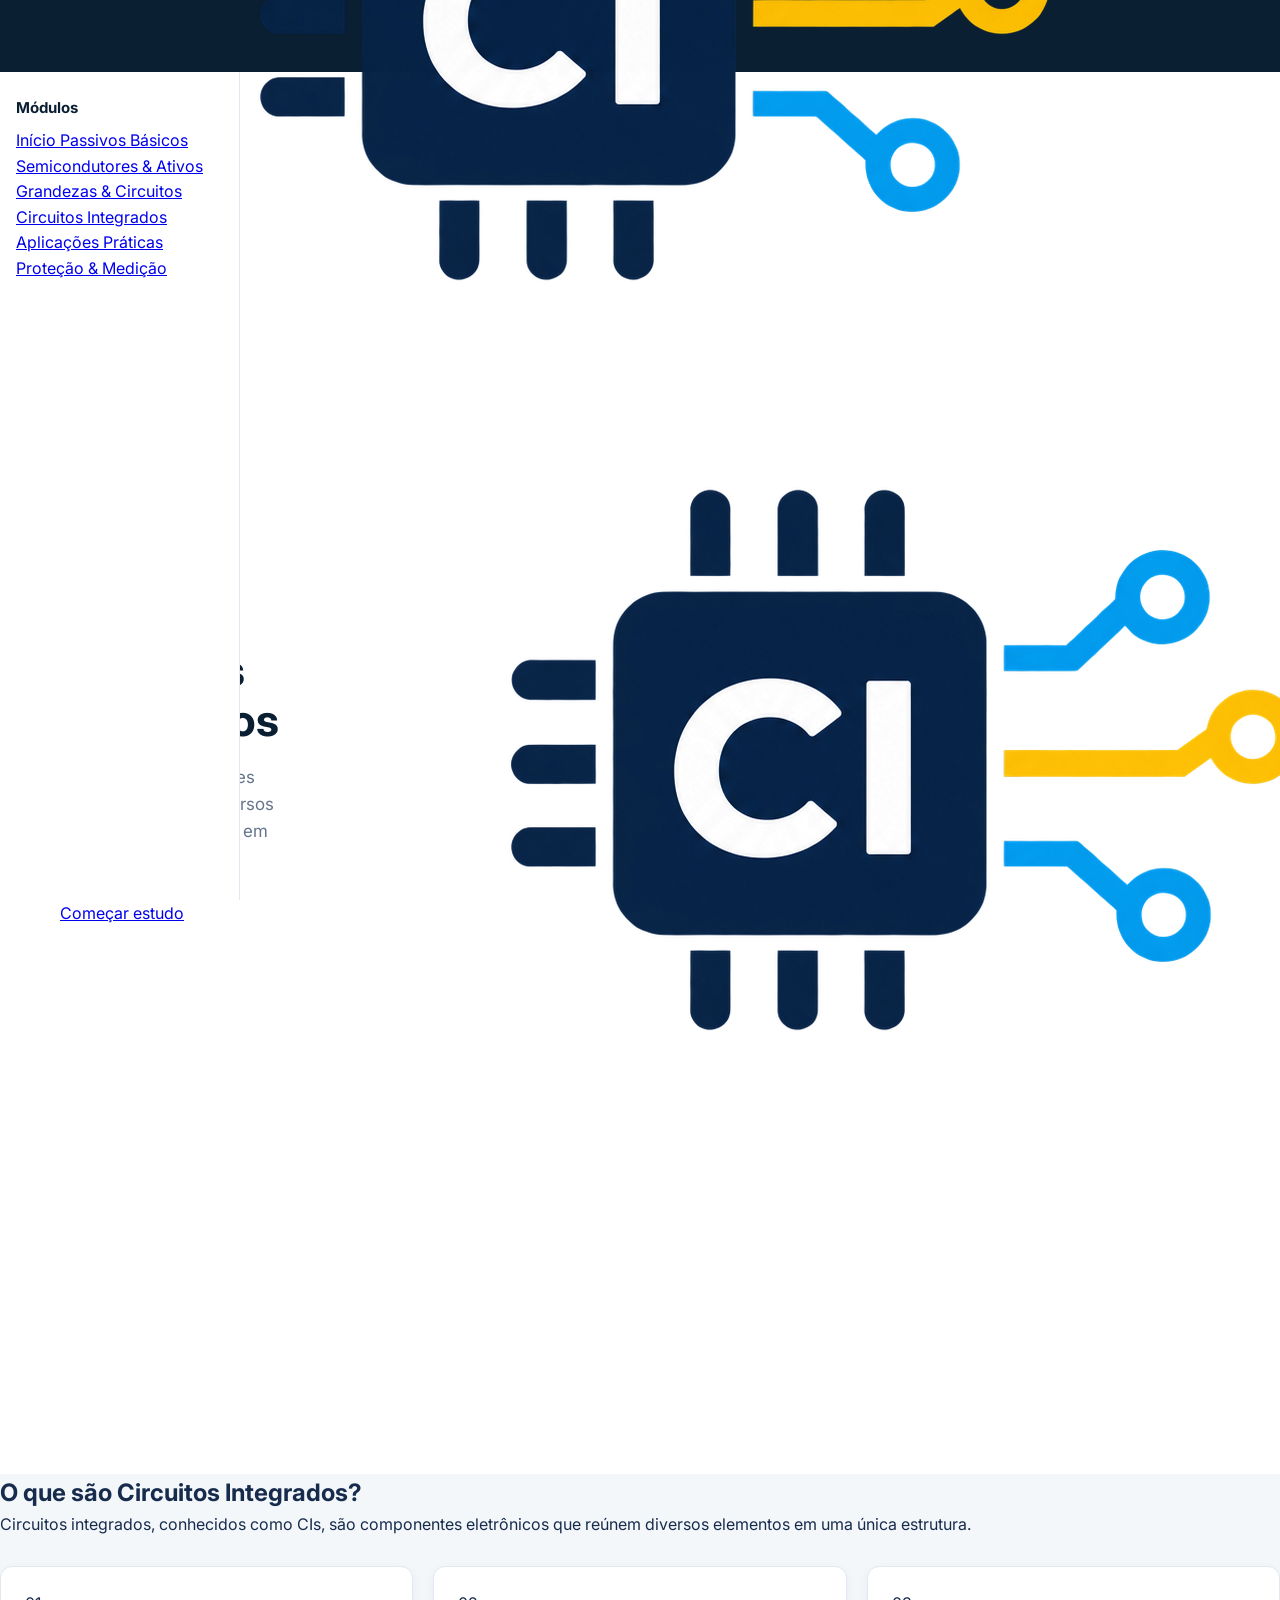
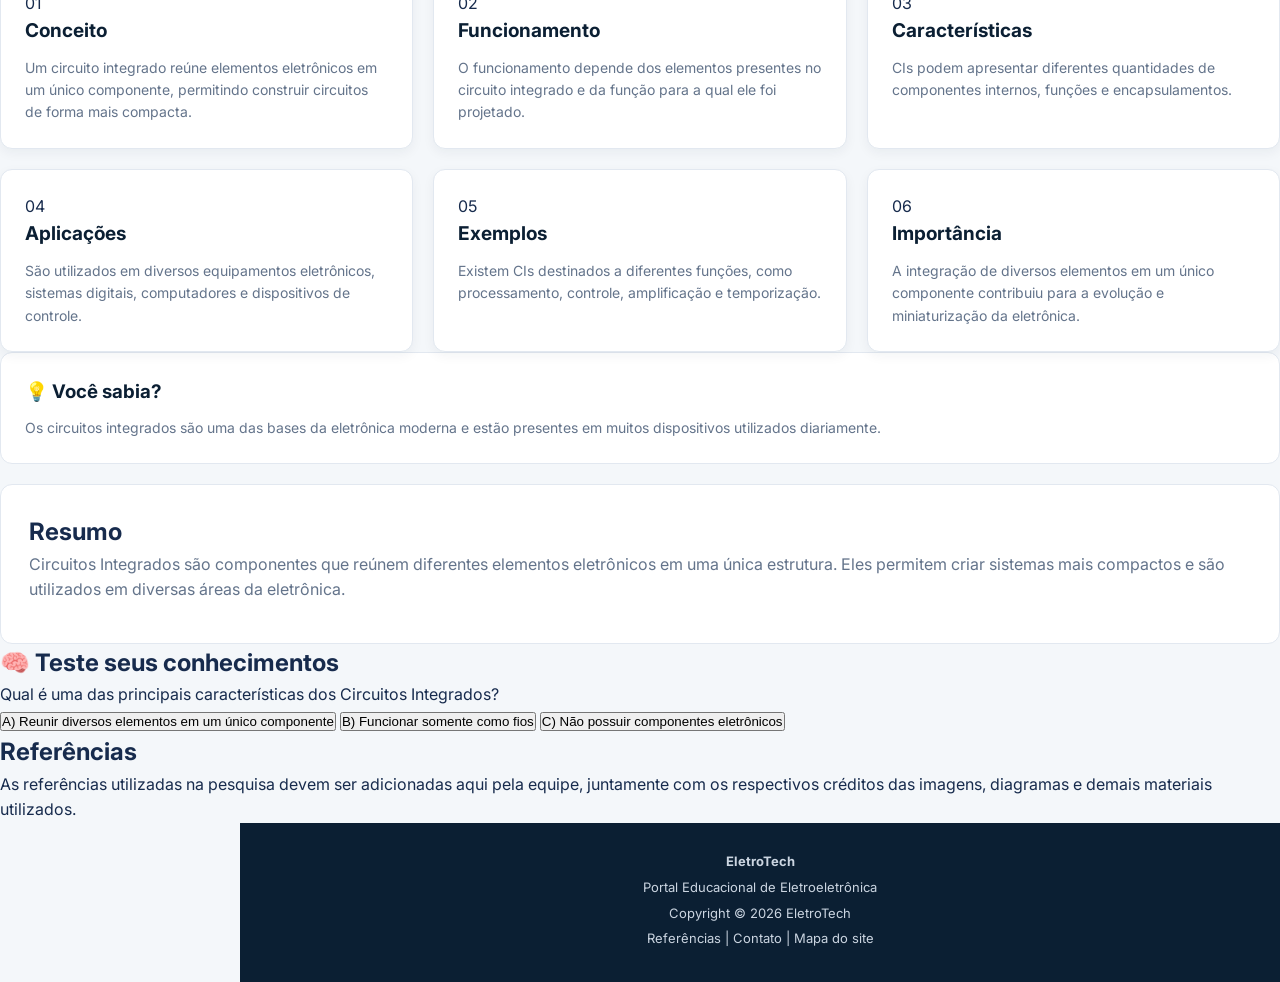
<file: src/pig.html>
<!DOCTYPE html>
<html lang="pt-BR">

<head>
    <meta charset="UTF-8">
    <meta name="viewport" content="width=device-width, initial-scale=1.0">

    <title>EletroTech | Circuitos Integrados</title>

    <link rel="stylesheet" href="style.css">
</head>

<body>

    <!-- HEADER -->
    <header class="header">

        <div class="logo">

            <img
                src="assets/Ícone de Microchip CI com Circuitos.png"
                alt="Logo EletroTech"
            >

            <span>EletroTech</span>

        </div>


        <nav class="menu">

            <a href="index.html">
                Início
            </a>

            <a href="grupo-06.html">
                Circuitos Integrados
            </a>

            <a href="index.html#modulos">
                Módulos
            </a>

            <a href="index.html#referencias">
                Referências
            </a>

        </nav>


        <div class="header-actions">

            <input
                type="text"
                id="pesquisa"
                placeholder="Pesquisar"
            >

            <button id="botaoPesquisa">
                Pesquisar
            </button>

            <a href="login.html" class="login-button">
                Login
            </a>

        </div>

    </header>


    <!-- LAYOUT -->
    <div class="layout">

        <!-- SIDEBAR -->
        <aside class="sidebar">

            <h2>
                Módulos
            </h2>

            <nav class="sidebar-menu">

                <a href="index.html">
                    Início
                </a>

                <a href="#">
                    Passivos Básicos
                </a>

                <a href="#">
                    Semicondutores & Ativos
                </a>

                <a href="#">
                    Grandezas & Circuitos
                </a>

                <a href="grupo-06.html" class="active">
                    Circuitos Integrados
                </a>

                <a href="#">
                    Aplicações Práticas
                </a>

                <a href="#">
                    Proteção & Medição
                </a>

            </nav>

        </aside>


        <!-- MAIN -->
        <main class="main">

            <!-- HERO -->
            <section class="hero">

                <div class="hero-text">

                    <span class="tag">
                        MÓDULO 04
                    </span>

                    <h1>
                        Circuitos Integrados
                    </h1>

                    <p>
                        Pequenos componentes capazes de reunir
                        diversos elementos eletrônicos em um único
                        dispositivo.
                    </p>

                    <a href="#conceito" class="cta">
                        Começar estudo
                    </a>

                </div>


                <div class="hero-image">

                    <img
                        src="assets/Ícone de Microchip CI com Circuitos.png"
                        alt="Circuito Integrado"
                    >

                </div>

            </section>


            <!-- CONTEÚDO -->
            <section class="content">

                <h2 id="conceito">
                    O que são Circuitos Integrados?
                </h2>

                <p>
                    Circuitos integrados, conhecidos como CIs,
                    são componentes eletrônicos que reúnem diversos
                    elementos em uma única estrutura.
                </p>


                <div class="cards">

                    <article class="card">

                        <div class="card-icon">
                            01
                        </div>

                        <h3>
                            Conceito
                        </h3>

                        <p>
                            Um circuito integrado reúne elementos
                            eletrônicos em um único componente,
                            permitindo construir circuitos de forma
                            mais compacta.
                        </p>

                    </article>


                    <article class="card">

                        <div class="card-icon">
                            02
                        </div>

                        <h3>
                            Funcionamento
                        </h3>

                        <p>
                            O funcionamento depende dos elementos
                            presentes no circuito integrado e da
                            função para a qual ele foi projetado.
                        </p>

                    </article>


                    <article class="card">

                        <div class="card-icon">
                            03
                        </div>

                        <h3>
                            Características
                        </h3>

                        <p>
                            CIs podem apresentar diferentes
                            quantidades de componentes internos,
                            funções e encapsulamentos.
                        </p>

                    </article>


                    <article class="card">

                        <div class="card-icon">
                            04
                        </div>

                        <h3>
                            Aplicações
                        </h3>

                        <p>
                            São utilizados em diversos equipamentos
                            eletrônicos, sistemas digitais,
                            computadores e dispositivos de controle.
                        </p>

                    </article>


                    <article class="card">

                        <div class="card-icon">
                            05
                        </div>

                        <h3>
                            Exemplos
                        </h3>

                        <p>
                            Existem CIs destinados a diferentes
                            funções, como processamento, controle,
                            amplificação e temporização.
                        </p>

                    </article>


                    <article class="card">

                        <div class="card-icon">
                            06
                        </div>

                        <h3>
                            Importância
                        </h3>

                        <p>
                            A integração de diversos elementos em
                            um único componente contribuiu para a
                            evolução e miniaturização da eletrônica.
                        </p>

                    </article>

                </div>


                <!-- CURIOSIDADE -->
                <div class="info-box">

                    <h3>
                        💡 Você sabia?
                    </h3>

                    <p>
                        Os circuitos integrados são uma das bases
                        da eletrônica moderna e estão presentes em
                        muitos dispositivos utilizados diariamente.
                    </p>

                </div>


                <!-- RESUMO -->
                <section class="summary">

                    <h2>
                        Resumo
                    </h2>

                    <p>
                        Circuitos Integrados são componentes que
                        reúnem diferentes elementos eletrônicos
                        em uma única estrutura. Eles permitem criar
                        sistemas mais compactos e são utilizados em
                        diversas áreas da eletrônica.
                    </p>

                </section>


                <!-- QUIZ -->
                <section class="quiz">

                    <h2>
                        🧠 Teste seus conhecimentos
                    </h2>

                    <p>
                        Qual é uma das principais características
                        dos Circuitos Integrados?
                    </p>

                    <button onclick="responderQuiz('a')">
                        A) Reunir diversos elementos em um único componente
                    </button>

                    <button onclick="responderQuiz('b')">
                        B) Funcionar somente como fios
                    </button>

                    <button onclick="responderQuiz('c')">
                        C) Não possuir componentes eletrônicos
                    </button>

                    <p id="resultadoQuiz"></p>

                </section>


                <!-- REFERÊNCIAS -->
                <section class="references">

                    <h2>
                        Referências
                    </h2>

                    <p>
                        As referências utilizadas na pesquisa devem
                        ser adicionadas aqui pela equipe, juntamente
                        com os respectivos créditos das imagens,
                        diagramas e demais materiais utilizados.
                    </p>

                </section>

            </section>

        </main>

    </div>


    <!-- FOOTER -->
    <footer class="footer">

        <div>

            <strong>
                EletroTech
            </strong>

            <p>
                Portal Educacional de Eletroeletrônica
            </p>

        </div>

        <div>

            <p>
                Copyright © 2026 EletroTech
            </p>

        </div>

        <div>

            <p>
                Referências | Contato | Mapa do site
            </p>

        </div>

    </footer>


    <script src="script.js"></script>

</body>

</html>
</file>
<file: src/style.css>
@import url('https://fonts.googleapis.com/css2?family=Inter:wght@400;500;600;700&display=swap');

/* =================================
   RESET
================================= */

* {
    margin: 0;
    padding: 0;
    box-sizing: border-box;
}

html {
    scroll-behavior: smooth;
}

body {
    font-family: 'Inter', sans-serif;
    background: #F4F7FA;
    color: #172B4D;
    line-height: 1.6;
}

/* =================================
   HEADER
================================= */

.header {
    height: 72px;
    background: #0B1F33;
    color: #FFFFFF;

    display: flex;
    align-items: center;
    justify-content: space-between;

    padding: 0 28px;

    position: sticky;
    top: 0;
    z-index: 100;
}

.logo-area {
    display: flex;
    align-items: center;
    gap: 10px;

    font-size: 21px;
    font-weight: 700;

    white-space: nowrap;
}

.logo-area img {
    width: 38px;
    height: 38px;
    object-fit: contain;
}

.top-menu {
    display: flex;
    align-items: center;
    gap: 26px;
}

.top-menu a {
    color: #FFFFFF;
    text-decoration: none;

    font-size: 14px;
    font-weight: 500;

    transition: all 0.25s ease;
}

.top-menu a:hover {
    color: #00A8E8;
}

.header-actions {
    display: flex;
    align-items: center;
    gap: 12px;
}

.search-box input {
    width: 190px;
    height: 38px;

    border: none;
    border-radius: 8px;

    padding: 0 14px;

    outline: none;

    font-family: 'Inter', sans-serif;
}

.btn-login {
    height: 38px;

    padding: 0 18px;

    border: 1px solid #00A8E8;
    border-radius: 8px;

    background: transparent;
    color: #FFFFFF;

    cursor: pointer;

    font-family: 'Inter', sans-serif;
    font-weight: 600;

    transition: all 0.25s ease;
}

.btn-login:hover {
    background: #00A8E8;
    transform: translateY(-2px);
}

/* =================================
   LAYOUT
================================= */

.layout {
    display: block;
    min-height: calc(100vh - 72px);
}

/* =================================
   SIDEBAR
================================= */

.sidebar {
    width: 240px;
    height: calc(100vh - 72px);

    background: #FFFFFF;

    padding: 24px 16px;

    border-right: 1px solid #E2E8F0;

    position: fixed;

    top: 72px;
    left: 0;

    overflow-y: auto;
    overflow-x: hidden;

    box-sizing: border-box;

    z-index: 50;

    scrollbar-width: thin;
    scrollbar-color: #CBD5E1 #F4F7FA;
}

.sidebar h2 {
    font-size: 15px;
    color: #0B1F33;
    margin-bottom: 8px;
}

.sidebar-subtitle {
    font-size: 12px;
    color: #64748B;
    margin-bottom: 18px;
}

/* =================================
   MENU SIDEBAR
================================= */

.side-menu {
    display: flex;
    flex-direction: column;
    gap: 6px;
}

.side-menu a {
    display: block;

    padding: 10px 12px;

    border-radius: 8px;

    color: #172B4D;

    text-decoration: none;

    font-size: 13px;

    line-height: 1.4;

    transition: all 0.25s ease;
}

.side-menu a:hover {
    background: #E8F7FC;
    color: #00A8E8;

    transform: translateX(5px);

    font-weight: 600;
}

.side-menu a.active {
    background: #E8F7FC;

    color: #00A8E8;

    font-weight: 600;

    border-left: 3px solid #00A8E8;
}

/* =================================
   SCROLL SIDEBAR
================================= */

.sidebar::-webkit-scrollbar {
    width: 8px;
}

.sidebar::-webkit-scrollbar-track {
    background: #F4F7FA;
}

.sidebar::-webkit-scrollbar-thumb {
    background: #CBD5E1;
    border-radius: 10px;
}

.sidebar::-webkit-scrollbar-thumb:hover {
    background: #00A8E8;
}

/* =================================
   MAIN CONTENT
================================= */

.main-content {
    margin-left: 240px;

    width: calc(100% - 240px);

    min-width: 0;
}

/* =================================
   HERO
================================= */

.hero {
    min-height: 390px;

    padding: 70px 60px;

    background: #FFFFFF;

    display: flex;
    align-items: center;
}

.hero-text {
    max-width: 800px;
}

.module-label {
    display: inline-block;

    margin-bottom: 14px;

    padding: 6px 10px;

    border-radius: 6px;

    background: #E8F7FC;

    color: #00A8E8;

    font-size: 12px;

    font-weight: 700;

    letter-spacing: 0.5px;
}

.hero h1 {
    font-size: 44px;

    line-height: 1.15;

    color: #0B1F33;

    margin-bottom: 18px;
}

.hero p {
    max-width: 720px;

    color: #64748B;

    font-size: 17px;

    margin-bottom: 28px;
}

/* =================================
   BOTAO PRINCIPAL
================================= */

.btn-primary {
    display: inline-block;

    padding: 12px 22px;

    border: none;

    border-radius: 8px;

    background: #00A8E8;

    color: #FFFFFF;

    cursor: pointer;

    font-family: 'Inter', sans-serif;

    font-weight: 600;

    transition: all 0.25s ease;
}

.btn-primary:hover {
    background: #008AC0;

    transform: translateY(-3px);

    box-shadow: 0 8px 18px rgba(0, 168, 232, 0.25);
}

/* =================================
   SECOES
================================= */

.content-section {
    padding: 60px;

    background: #F4F7FA;
}

.content-section + .content-section {
    border-top: 1px solid #E2E8F0;
}

.section-tag {
    display: inline-block;

    margin-bottom: 10px;

    color: #00A8E8;

    font-size: 12px;

    font-weight: 700;

    letter-spacing: 0.6px;
}

.content-section h2 {
    color: #0B1F33;

    font-size: 30px;

    margin-bottom: 18px;
}

.content-section > p {
    max-width: 900px;

    margin-bottom: 16px;

    color: #64748B;
}

/* =================================
   CARDS
================================= */

.cards {
    display: grid;

    grid-template-columns: repeat(3, 1fr);

    gap: 20px;

    margin-top: 28px;
}

.card {
    background: #FFFFFF;

    border: 1px solid #E2E8F0;

    border-radius: 12px;

    padding: 24px;

    box-shadow: 0 4px 12px rgba(11, 31, 51, 0.05);

    transition: all 0.25s ease;
}

.card:hover {
    transform: translateY(-6px);

    border-color: #00A8E8;

    box-shadow: 0 10px 25px rgba(11, 31, 51, 0.12);
}

.card-number {
    width: 36px;
    height: 36px;

    display: flex;

    align-items: center;
    justify-content: center;

    margin-bottom: 16px;

    border-radius: 8px;

    background: #E8F7FC;

    color: #00A8E8;

    font-weight: 700;

    font-size: 13px;
}

.card h3 {
    color: #0B1F33;

    margin-bottom: 10px;

    font-size: 19px;
}

.card p {
    color: #64748B;

    font-size: 14px;
}

.card ul {
    margin-top: 10px;

    padding-left: 20px;

    color: #64748B;
}

.card li {
    margin-bottom: 5px;
}

/* =================================
   INFO GRID
================================= */

.info-grid {
    display: grid;

    grid-template-columns: repeat(3, 1fr);

    gap: 20px;

    margin-top: 28px;
}

.info-box {
    background: #FFFFFF;

    border: 1px solid #E2E8F0;

    border-radius: 12px;

    padding: 24px;
}

.info-box h3 {
    color: #0B1F33;

    margin-bottom: 10px;
}

.info-box p {
    color: #64748B;

    font-size: 14px;
}

/* =================================
   APLICACOES
================================= */

.application-grid {
    display: grid;

    grid-template-columns: repeat(4, 1fr);

    gap: 18px;

    margin-top: 28px;
}

.application {
    background: #FFFFFF;

    border: 1px solid #E2E8F0;

    border-radius: 12px;

    padding: 22px;

    transition: all 0.25s ease;
}

.application:hover {
    transform: translateY(-5px);

    border-color: #00A8E8;

    box-shadow: 0 8px 20px rgba(11, 31, 51, 0.10);
}

.application h3 {
    color: #0B1F33;

    margin-bottom: 8px;
}

.application p {
    color: #64748B;

    font-size: 14px;
}

/* =================================
   VANTAGENS
================================= */

.advantages {
    background: #FFFFFF;

    border: 1px solid #E2E8F0;

    border-radius: 12px;

    padding: 28px;

    margin-top: 25px;
}

.advantages ul {
    padding-left: 20px;

    color: #64748B;
}

.advantages li {
    margin-bottom: 8px;
}

/* =================================
   CURIOSIDADE
================================= */

.curiosity {
    background: #FFF9E6;

    border-left: 4px solid #FFC107;

    border-radius: 10px;

    padding: 26px;

    margin-top: 20px;
}

.curiosity h2 {
    font-size: 24px;

    margin-bottom: 12px;
}

.curiosity p {
    color: #64748B;

    margin-bottom: 10px;
}

/* =================================
   RESUMO
================================= */

.summary {
    background: #FFFFFF;

    border: 1px solid #E2E8F0;

    border-radius: 12px;

    padding: 28px;

    margin-top: 20px;
}

.summary h2 {
    font-size: 24px;
}

.summary p {
    color: #64748B;

    margin-bottom: 12px;
}

/* =================================
   QUIZ
================================= */

.quiz-section {
    padding: 60px;

    background: #FFFFFF;
}

.quiz-section h2 {
    color: #0B1F33;

    font-size: 30px;

    margin-bottom: 25px;
}

.quiz-question {
    background: #F4F7FA;

    border: 1px solid #E2E8F0;

    border-radius: 12px;

    padding: 24px;

    margin-bottom: 20px;
}

.quiz-question h3 {
    color: #0B1F33;

    font-size: 17px;

    margin-bottom: 16px;
}

.quiz-question button {
    display: block;

    width: 100%;

    padding: 13px 15px;

    margin-top: 10px;

    border: 1px solid #CBD5E1;

    border-radius: 8px;

    background: #FFFFFF;

    color: #172B4D;

    text-align: left;

    cursor: pointer;

    font-family: 'Inter', sans-serif;

    transition: all 0.2s ease;
}

.quiz-question button:hover {
    border-color: #00A8E8;

    background: #E8F7FC;
}

.quiz-result {
    margin-top: 25px;

    padding: 18px;

    background: #E8F7FC;

    border-radius: 8px;

    color: #0B1F33;

    font-weight: 600;
}

/* =================================
   REFERENCIAS
================================= */

.references {
    background: #F4F7FA;
}

.references a {
    color: #00A8E8;

    font-weight: 600;

    text-decoration: none;
}

.references a:hover {
    text-decoration: underline;
}

/* =================================
   FOOTER
================================= */

.footer {
    margin-left: 240px;

    background: #0B1F33;

    color: #CBD5E1;

    padding: 28px 40px;

    text-align: center;

    font-size: 13px;
}

.footer p {
    margin: 5px 0;
}

/* =================================
   TABLET
================================= */

@media (max-width: 1000px) {

    .top-menu {
        gap: 12px;
    }

    .top-menu a {
        font-size: 12px;
    }

    .search-box input {
        width: 140px;
    }

    .cards {
        grid-template-columns: repeat(2, 1fr);
    }

    .info-grid {
        grid-template-columns: repeat(2, 1fr);
    }

    .application-grid {
        grid-template-columns: repeat(2, 1fr);
    }
}

/* =================================
   CELULAR
================================= */

@media (max-width: 750px) {

    .header {
        height: auto;

        min-height: 72px;

        padding: 14px 18px;

        flex-wrap: wrap;

        gap: 12px;
    }

    .top-menu {
        order: 3;

        width: 100%;

        justify-content: center;

        padding-top: 8px;
    }

    .header-actions {
        margin-left: auto;
    }

    .layout {
        display: block;
    }

    .sidebar {
        position: relative;

        top: 0;
        left: 0;

        width: 100%;

        height: 260px;

        border-right: none;

        border-bottom: 1px solid #E2E8F0;
    }

    .main-content {
        margin-left: 0;

        width: 100%;
    }

    .hero {
        padding: 45px 25px;
    }

    .hero h1 {
        font-size: 34px;
    }

    .content-section {
        padding: 40px 25px;
    }

    .quiz-section {
        padding: 40px 25px;
    }

    .cards,
    .info-grid,
    .application-grid {
        grid-template-columns: 1fr;
    }

    .footer {
        margin-left: 0;

        padding: 25px 18px;
    }
}

/* =================================
   CELULAR PEQUENO
================================= */

@media (max-width: 500px) {

    .header {
        align-items: flex-start;
    }

    .logo-area {
        font-size: 18px;
    }

    .logo-area img {
        width: 32px;
        height: 32px;
    }

    .header-actions {
        width: 100%;

        margin-left: 0;
    }

    .search-box {
        flex: 1;
    }

    .search-box input {
        width: 100%;
    }

    .top-menu {
        overflow-x: auto;

        justify-content: flex-start;
    }

    .hero h1 {
        font-size: 30px;
    }
}
</file>
